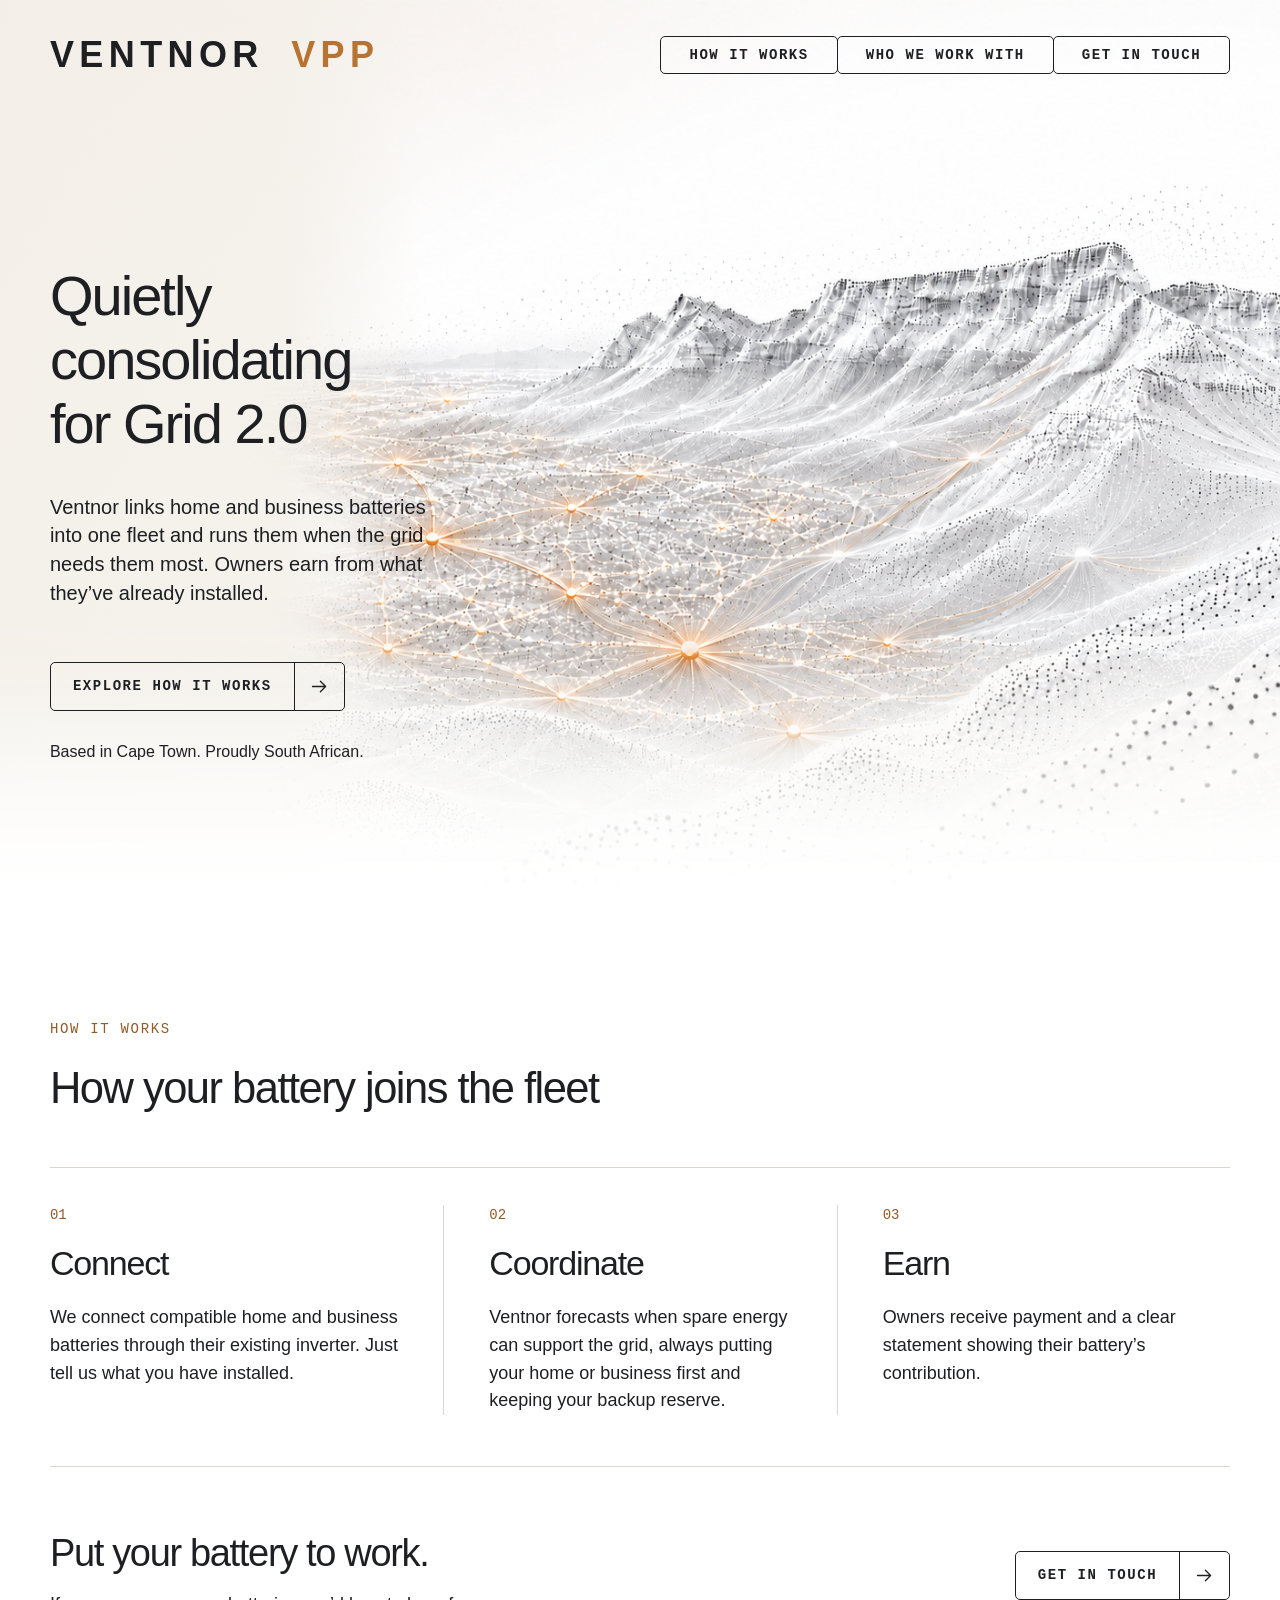
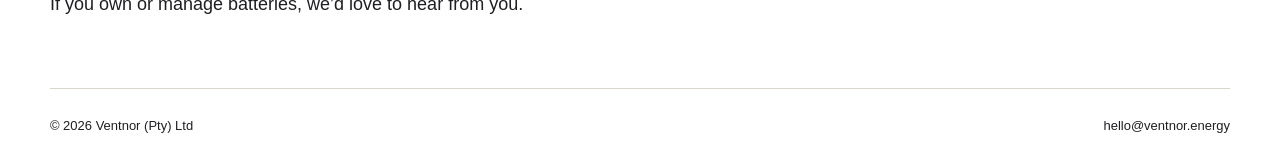
<file: index.html>
<!doctype html>
<html lang="en-ZA">
<head>
<meta charset="utf-8">
<meta name="viewport" content="width=device-width, initial-scale=1">
<title>Ventnor VPP | Quietly consolidating for Grid 2.0</title>
<meta name="description" content="Ventnor links home and business batteries into one fleet and runs them when the grid needs them most. Owners earn from what they’ve already installed.">
<meta name="theme-color" content="#F3EFE8">
<link rel="canonical" href="https://ventnor.energy/">
<meta property="og:type" content="website">
<meta property="og:url" content="https://ventnor.energy/">
<meta property="og:title" content="Ventnor VPP | Quietly consolidating for Grid 2.0">
<meta property="og:description" content="Ventnor links home and business batteries into one fleet and runs them when the grid needs them most. Owners earn from what they’ve already installed.">
<meta property="og:image" content="https://ventnor.energy/social-card-copper-v4.jpg">
<meta property="og:image:width" content="1200"><meta property="og:image:height" content="768">
<meta name="twitter:card" content="summary_large_image">
<link rel="icon" href="/favicon.svg" type="image/svg+xml">
<link rel="preload" href="/hero-copper.webp" as="image" imagesrcset="/hero-copper-mobile.webp 900w, /hero-copper.webp 1568w" imagesizes="100vw">
<link rel="stylesheet" href="/styles.css?v=copper-1">
<script src="/site.js" defer></script>
</head>
<body>
<a class="skip-link" href="#main">Skip to content</a>
<section class="hero" aria-label="Ventnor">
<header class="header">
<a class="brand" href="#" aria-label="Ventnor VPP home">VENTNOR <span>VPP</span></a>
<nav aria-label="Main navigation"><a class="button" href="#how">How it works</a><a class="button" href="#who">Who we work with</a><a class="button" href="mailto:hello@ventnor.energy">Get in touch</a></nav>
</header>
<main id="main">
<div class="hero-copy">
<h1>Quietly<br>consolidating<br>for Grid 2.0</h1>
<p class="intro">Ventnor links home and business batteries into one fleet and runs them when the grid needs them most. Owners earn from what they’ve already installed.</p>
<a class="button split" href="#how"><span>Explore how it works</span><span class="arrow" aria-hidden="true"><svg viewBox="0 0 24 24"><path d="M4 12h15m-6-6 6 6-6 6"/></svg></span></a>
<p class="location">Based in Cape Town. Proudly South African.</p>
</div>
<div class="landscape"><img src="/hero-copper.webp" srcset="/hero-copper-mobile.webp 900w, /hero-copper.webp 1568w" sizes="100vw" width="1568" height="1003" alt="An illustration of Cape Town and Table Mountain made of fine graphite dots and connections, with copper connections across the city."><div class="node node-one" aria-hidden="true"></div><div class="node node-two" aria-hidden="true"></div></div>
</main>
</section>
<section class="how section" id="how" aria-labelledby="how-heading">
<p class="eyebrow">How it works</p>
<h2 id="how-heading">How your battery joins the fleet</h2>
<div class="steps">
<article><span class="step">01</span><h3>Connect</h3><p>We connect compatible home and business batteries through their existing inverter. Just tell us what you have installed.</p></article>
<article><span class="step">02</span><h3>Coordinate</h3><p>Ventnor forecasts when spare energy can support the grid, always putting your home or business first and keeping your backup reserve.</p></article>
<article><span class="step">03</span><h3>Earn</h3><p>Owners receive payment and a clear statement showing their battery’s contribution.</p></article>
</div>
<div class="contact" id="who"><div><h2>Put your battery to work.</h2><p>If you own or manage batteries, we’d love to hear from you.</p></div><a class="button split" href="mailto:hello@ventnor.energy"><span>Get in touch</span><span class="arrow" aria-hidden="true"><svg viewBox="0 0 24 24"><path d="M4 12h15m-6-6 6 6-6 6"/></svg></span></a></div>
</section>
<footer><p>© 2026 Ventnor (Pty) Ltd</p><a href="mailto:hello@ventnor.energy">hello@ventnor.energy</a></footer>
</body>
</html>
</file>
<file: styles.css>
:root{--ink:#1E1F22;--gold:#B87333;--paper:#F3EFE8;--line:#DAD5CD;--parallax:0px;color-scheme:light}
*{box-sizing:border-box}html{scroll-behavior:smooth;scroll-padding-top:32px}body{margin:0;color:var(--ink);background:#fff;font-family:"Helvetica Neue",Helvetica,Arial,sans-serif;-webkit-font-smoothing:antialiased}a{color:inherit}p{line-height:1.5}a:focus-visible{outline:2px solid #B87333;outline-offset:5px}.skip-link{position:absolute;left:20px;top:-100px;z-index:20;background:#fff;padding:12px}.skip-link:focus{top:15px}.hero{position:relative;overflow:hidden;background:var(--paper);min-height: min(1003px, max(800px, 64vw))}.header{position:relative;z-index:3;display:flex;justify-content:space-between;align-items:center;padding:34px 3.9vw;gap:30px}.brand{text-decoration:none;white-space:nowrap;font-size:36px;font-weight:700;letter-spacing:.15em}.brand span{color:var(--gold);margin-left:12px}nav{display:flex}nav .button{min-height:38px;padding:9px 28px;margin-left:-1px}.button{display:inline-flex;align-items:center;justify-content:center;min-height:48px;border:1px solid var(--ink);border-radius:5px;text-decoration:none;text-transform:uppercase;font:600 14px/1.2 ui-monospace,SFMono-Regular,Consolas,monospace;letter-spacing:.11em;background:transparent;transition:background-color 180ms ease,color 180ms ease,border-color 180ms ease;position:relative}.button:hover,.button:focus,.button:active,.button.is-pressed{background:var(--ink);color:#fff;border-color:var(--ink)}.button:active{transition-duration:60ms}.split>span:first-child{padding:15px 22px}.arrow{align-self:stretch;display:flex;align-items:center;justify-content:center;width:50px;border-left:1px solid currentColor}.arrow svg{width:21px;height:21px;fill:none;stroke:currentColor;stroke-width:1.5;stroke-linecap:round;stroke-linejoin:round}.hero-copy{position:relative;z-index:2;width:410px;margin:clamp(100px,12vw,185px) 0 150px 3.9vw}h1{font-size:56px;font-weight:300;line-height:1.15;letter-spacing:-.035em;margin:0 0 36px}.intro{font-size:20px;line-height:1.43;max-width:395px;margin:0 0 55px}.location{font-size:16px;margin:29px 0 0}.landscape{position:absolute;z-index:0;inset:0;pointer-events:none;transform:translate3d(0,var(--parallax),0);will-change:transform}.landscape img{display:block;width:100%;height:100%;object-fit:cover;object-position:center top}.landscape::after{content:"";position:absolute;inset:0;background:linear-gradient(90deg,rgba(243,239,232,.9) 0%,rgba(243,239,232,.8) 22%,transparent 33%)}.node{position:absolute;border-radius:50%;background:#ffe0bd;box-shadow:0 0 16px 6px #B8733340;animation:breathe 7s ease-in-out infinite;width:7px;height:7px}.node-one{left:53.6%;top:71%}.node-two{left:35.5%;top:59%;animation-delay:-3.5s}@keyframes breathe{0%,100%{opacity:.3;scale:.8}50%{opacity:.8;scale:1.15}}
.section{padding:105px 3.9vw 0;max-width:1680px;margin:auto}.eyebrow{font:500 14px/1.5 ui-monospace,SFMono-Regular,Consolas,monospace;text-transform:uppercase;letter-spacing:.12em;color:#925B28;margin:0 0 23px}h2{font-size:clamp(34px,3.4vw,52px);font-weight:300;letter-spacing:-.035em;line-height:1.15;margin:0 0 54px}.steps{display:grid;grid-template-columns:repeat(3,1fr);border-top:1px solid var(--line);border-bottom:1px solid var(--line);padding:37px 0 51px;gap:0}.steps article{padding:0 45px;min-width:0;border-left:1px solid var(--line)}.steps article:first-child{padding-left:0;border-left:0}.steps article:last-child{padding-right:0}.step{color:#925B28;font:500 14px ui-monospace,SFMono-Regular,Consolas,monospace}h3{font-size:34px;letter-spacing:-.035em;line-height:1.2;font-weight:300;margin:20px 0}.steps p{font-size:18px;line-height:1.55;max-width:370px;margin:0}.contact{display:flex;align-items:center;justify-content:space-between;gap:40px;padding:65px 0 70px}.contact h2{font-size:38px;margin:0 0 15px}.contact p{font-size:18px;margin:0}.contact .button{flex-shrink:0}footer{border-top:1px solid var(--line);margin:0 3.9vw;display:flex;justify-content:space-between;align-items:center;gap:25px;padding:27px 0 30px;font-size:13px}footer p{margin:0}footer a{text-decoration:none}footer a:hover{text-decoration:underline}
@media(min-width:1700px){.hero-copy{width:450px}h1{font-size:64px}.intro{font-size:22px;max-width:430px}}
@media(max-width:1150px) and (min-width:801px){.brand{font-size:28px}nav .button{padding:10px 16px;font-size:12px}.hero-copy{width:350px}h1{font-size:50px}.intro{font-size:18px;max-width:330px}.landscape::after{background:linear-gradient(90deg,#F3EFE8 0%,#F3EFE8dd 28%,transparent 49%)}.steps article{padding:0 28px}footer{flex-wrap:wrap}}
@media(max-width:800px){.hero{min-height:0}.header{padding:25px 24px;align-items:flex-start;flex-wrap:wrap;gap:24px}.brand{font-size:27px;letter-spacing:.12em}.brand span{margin-left:6px}nav{width:100%}nav .button{flex:1;padding:10px 6px;font-size:10px;letter-spacing:.04em;min-height:44px;text-align:center}.hero-copy{margin:55px 24px 0;width:auto;max-width:540px}h1{font-size:clamp(44px,8vw,60px);margin-bottom:28px}.intro{font-size:18px;max-width:470px;margin-bottom:30px}.split>span:first-child{padding:15px 17px}.button{font-size:12px}.location{font-size:14px;margin-top:25px}.landscape{position:relative;inset:auto;height:clamp(310px,72vw,540px);margin-top:24px;transform:none;will-change:auto;overflow:hidden}.landscape img{height:100%;width:100%;object-fit:cover;object-position:70% 68%;transform:scale(1.35);transform-origin:70% 68%}.landscape::after{background:linear-gradient(#F3EFE8,transparent 22%)}.node{display:none}.section{padding:65px 24px 0}.eyebrow{font-size:12px;margin-bottom:20px}h2{font-size:36px;margin-bottom:32px}.steps{grid-template-columns:1fr;padding:0 0 30px}.steps article,.steps article:first-child,.steps article:last-child{padding:28px 0;border-left:0;border-bottom:1px solid var(--line)}.steps article:last-child{border-bottom:0;padding-bottom:0}h3{font-size:30px;margin:12px 0}.steps p{font-size:17px;max-width:550px}.contact{align-items:flex-start;flex-direction:column;padding:45px 0 50px;gap:26px}.contact h2{font-size:33px}.contact p{font-size:17px}footer{margin:0 24px;align-items:flex-start;flex-direction:column;gap:16px;font-size:12px;padding:25px 0 30px}}
@media(prefers-reduced-motion:reduce){html{scroll-behavior:auto}.button{transition:none}.landscape{transform:none!important;will-change:auto}.node{animation:none}}
/* Blend the moving landscape into the next section without a visible seam. */
.hero{background:linear-gradient(to bottom,var(--paper) calc(100% - 280px),#fff 100%)}
.landscape{-webkit-mask-image:linear-gradient(to bottom,#000 calc(100% - 290px),transparent 100%);mask-image:linear-gradient(to bottom,#000 calc(100% - 290px),transparent 100%)}
.hero::after{content:"";position:absolute;z-index:1;pointer-events:none;left:0;right:0;bottom:0;height:260px;background:linear-gradient(to bottom,transparent,#fff)}
@media(max-width:800px){.hero{background:var(--paper)}.hero::after{height:130px}.landscape{-webkit-mask-image:linear-gradient(to bottom,#000 55%,transparent 100%);mask-image:linear-gradient(to bottom,#000 55%,transparent 100%)}}
</file>
